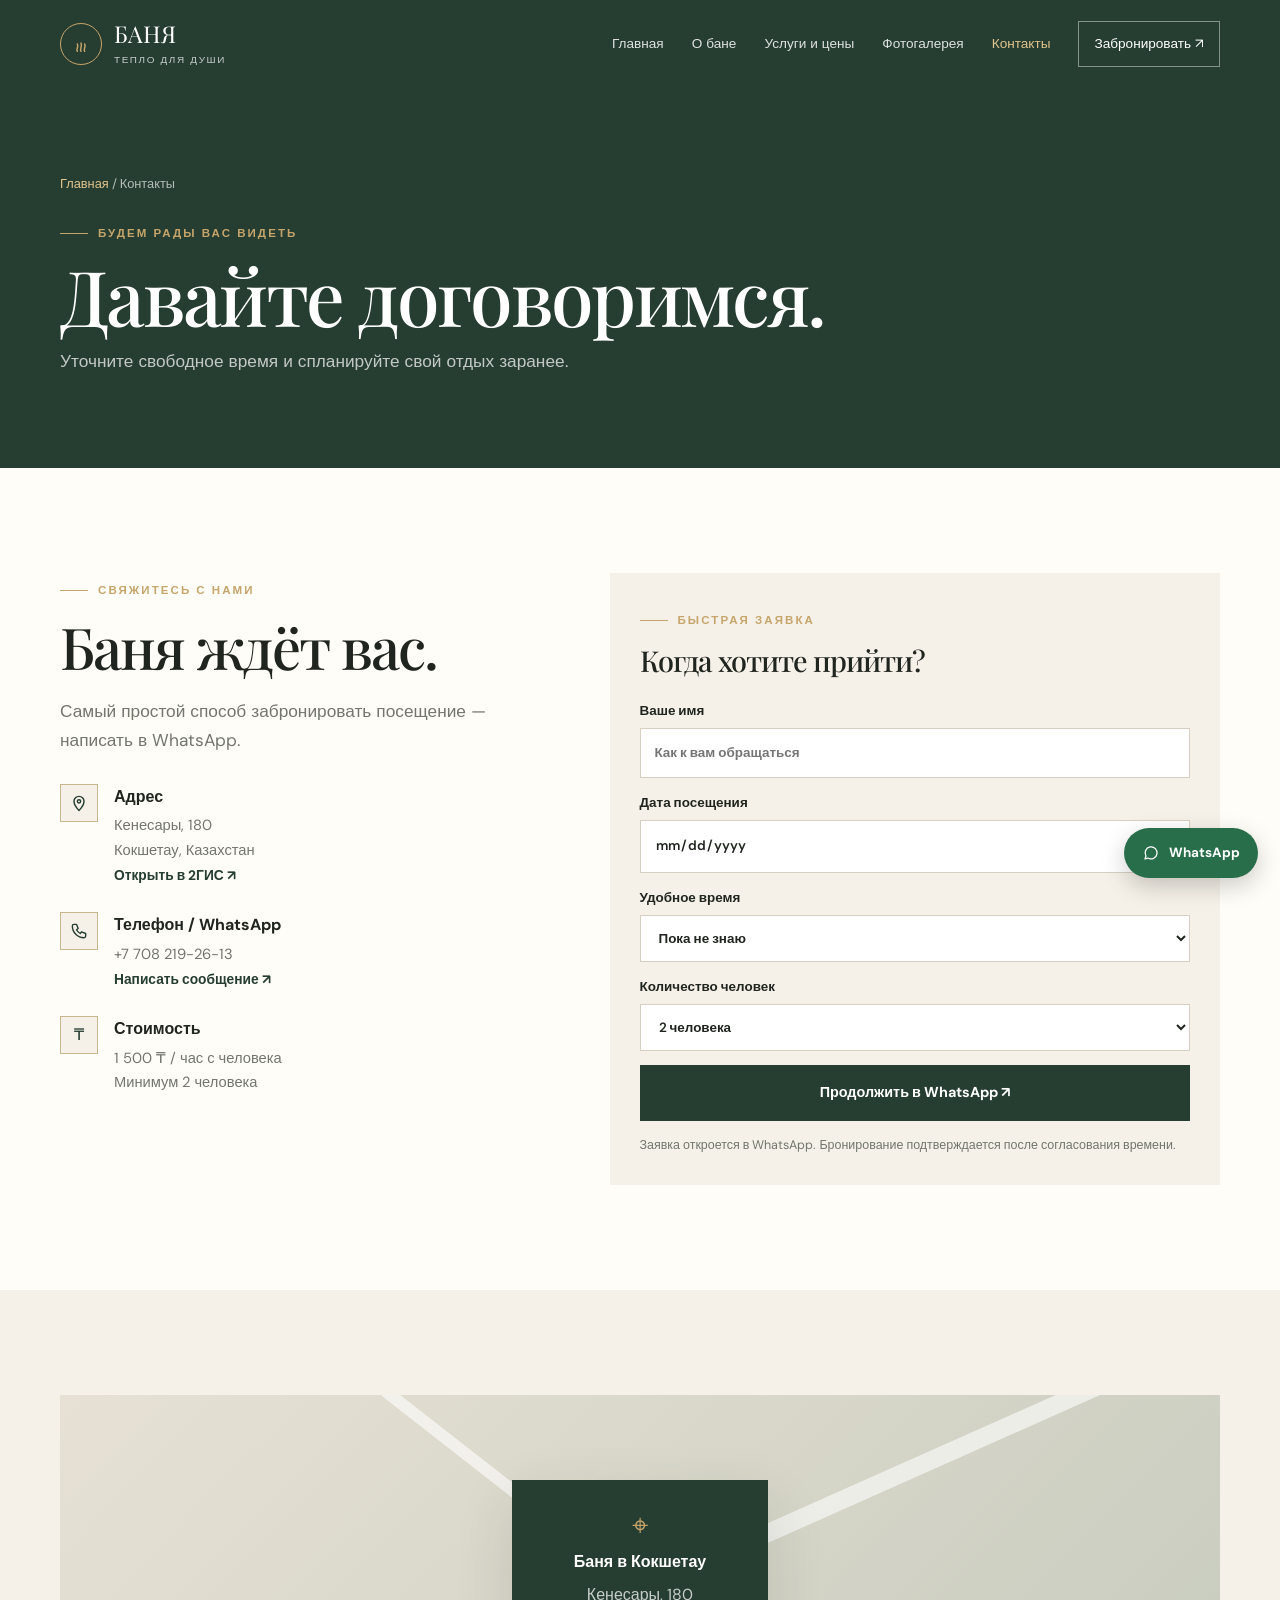
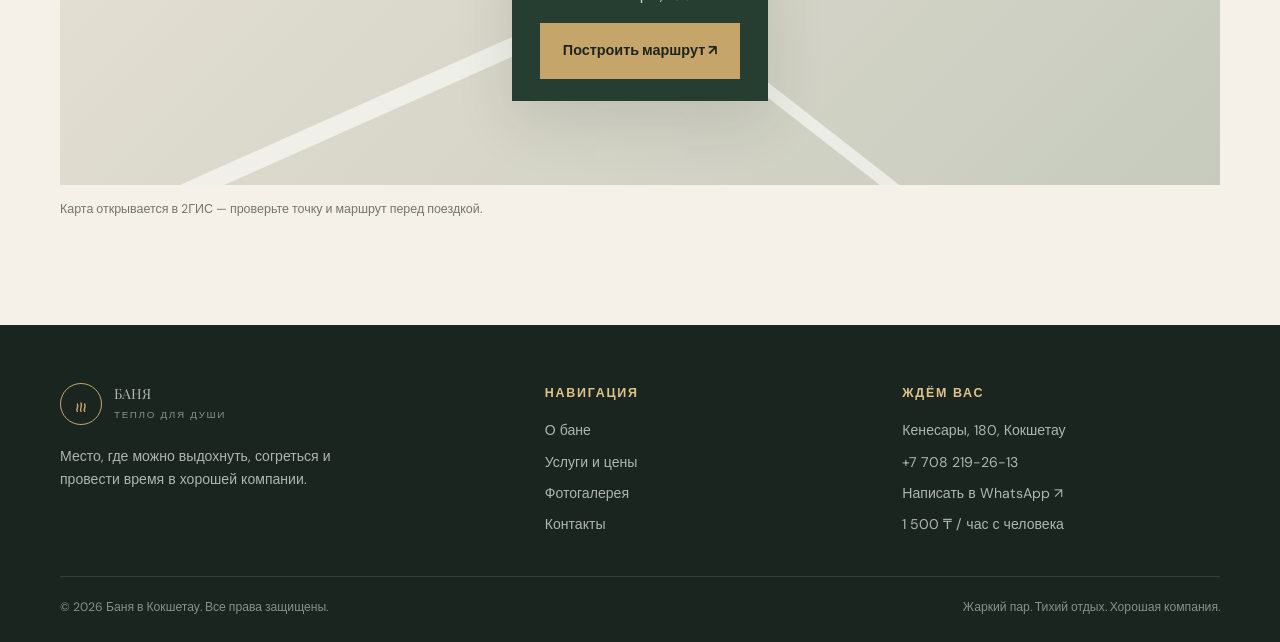
<file: contacts.html>
<!doctype html><html lang="ru"><head><meta charset="utf-8"><meta name="viewport" content="width=device-width, initial-scale=1"><meta name="description" content="Адрес бани: Кенесары, 180, Кокшетау. Телефон и WhatsApp: +7 708 219-26-13."><meta name="theme-color" content="#263d31"><title>Контакты — баня в Кокшетау</title><meta property="og:title" content="Контакты — баня в Кокшетау"><meta property="og:description" content="Адрес бани: Кенесары, 180, Кокшетау. Телефон и WhatsApp: +7 708 219-26-13."><meta property="og:type" content="website"><meta property="og:locale" content="ru_RU"><link rel="icon" href="assets/favicon.svg" type="image/svg+xml"><link rel="preconnect" href="https://fonts.googleapis.com"><link rel="preconnect" href="https://fonts.gstatic.com" crossorigin><link rel="stylesheet" href="https://fonts.googleapis.com/css2?family=DM+Sans:wght@400;500;600;700&family=Playfair+Display:wght@500;600;700&display=swap"><script>document.documentElement.classList.add("js")</script><link rel="stylesheet" href="styles.css"></head><body><header class="site-header inner"><div class="container nav-wrap"><a class="brand" href="index.html"><span class="brand-mark"><svg viewBox="0 0 24 24" aria-hidden="true"><path d="M8 20c-2-3 2-4 0-8M12 20c-2-3 2-4 0-9M16 20c-2-3 2-4 0-8"/></svg></span><span>БАНЯ<small>Тепло для души</small></span></a><button class="menu-toggle" aria-label="Открыть меню" aria-expanded="false">☰</button><nav class="nav" aria-label="Основная навигация"><a class="" href="index.html">Главная</a><a class="" href="about.html">О бане</a><a class="" href="services.html">Услуги и цены</a><a class="" href="gallery.html">Фотогалерея</a><a class="active" aria-current="page" href="contacts.html">Контакты</a><a class="nav-cta" href="https://wa.me/77082192613?text=Здравствуйте!%20Хочу%20забронировать%20баню" target="_blank" rel="noopener">Забронировать ↗</a></nav></div></header><main><section class="page-hero"><div class="container"><div class="breadcrumbs"><a href="index.html">Главная</a> / Контакты</div><span class="eyebrow">Будем рады вас видеть</span><h1 class="serif">Давайте договоримся.</h1><p class="lead">Уточните свободное время и спланируйте свой отдых заранее.</p></div></section><section class="section"><div class="container contact-grid"><div class="reveal"><span class="eyebrow">Свяжитесь с нами</span><h2 class="serif">Баня ждёт вас.</h2><p class="lead">Самый простой способ забронировать посещение — написать в WhatsApp.</p><div class="contact-list"><div class="contact-item"><span class="feature-icon"><svg viewBox="0 0 24 24" aria-hidden="true"><path d="M12 21s-6-6-6-11a6 6 0 0 1 12 0c0 5-6 11-6 11z"/><circle cx="12" cy="10" r="2"/></svg></span><div><strong>Адрес</strong><p>Кенесары, 180<br>Кокшетау, Казахстан</p><a href="https://2gis.kz/kokshetau/search/Кенесары%20180" target="_blank" rel="noopener" style="color:var(--forest);font-weight:700;font-size:.86rem">Открыть в 2ГИС ↗</a></div></div><div class="contact-item"><span class="feature-icon"><svg viewBox="0 0 24 24" aria-hidden="true"><path d="M6 4h3l2 5-2 1.500a11 11 0 0 0 4.500 4.500L15 13l5 2v3a2 2 0 0 1-2 2A14 14 0 0 1 4 6a2 2 0 0 1 2-2z"/></svg></span><div><strong>Телефон / WhatsApp</strong><p><a href="tel:+77082192613">+7 708 219-26-13</a></p><a href="https://wa.me/77082192613?text=Здравствуйте!%20Хочу%20узнать%20свободное%20время" target="_blank" rel="noopener" style="color:var(--forest);font-weight:700;font-size:.86rem">Написать сообщение ↗</a></div></div><div class="contact-item"><span class="feature-icon">₸</span><div><strong>Стоимость</strong><p>1 500 ₸ / час с человека<br>Минимум 2 человека</p></div></div></div></div><div class="reveal"><div class="booking-box" style="display:block;padding:30px"><span class="eyebrow">Быстрая заявка</span><h3 class="serif" style="font-size:1.8rem;margin:12px 0 22px">Когда хотите прийти?</h3><form class="booking-form"><label class="field">Ваше имя<input name="name" autocomplete="name" placeholder="Как к вам обращаться" required></label><label class="field">Дата посещения<input type="date" name="date"></label><label class="field">Удобное время<select name="time"><option value="">Пока не знаю</option><option>Утро</option><option>День</option><option>Вечер</option></select></label><label class="field">Количество человек<select name="people"><option value="2">2 человека</option><option value="3">3 человека</option><option value="4">4 человека</option><option value="5 и более">5 и более</option></select></label><button class="btn btn-dark" type="submit">Продолжить в WhatsApp ↗</button><p class="form-note">Заявка откроется в WhatsApp. Бронирование подтверждается после согласования времени.</p></form></div></div></div></section><section class="section section-cream"><div class="container"><div class="map-panel"><div class="map-pin"><div class="pin">⌖</div><strong>Баня в Кокшетау</strong><p style="margin:6px 0 15px;color:#ffffffbd">Кенесары, 180</p><a class="btn" href="https://2gis.kz/kokshetau/search/Кенесары%20180" target="_blank" rel="noopener">Построить маршрут ↗</a></div></div><p class="form-note" style="margin-top:14px">Карта открывается в 2ГИС — проверьте точку и маршрут перед поездкой.</p></div></section></main><footer class="footer"><div class="container"><div class="footer-grid"><div><a class="brand" href="index.html"><span class="brand-mark"><svg viewBox="0 0 24 24" aria-hidden="true"><path d="M8 20c-2-3 2-4 0-8M12 20c-2-3 2-4 0-9M16 20c-2-3 2-4 0-8"/></svg></span><span>БАНЯ<small>Тепло для души</small></span></a><p style="max-width:320px;margin-top:20px">Место, где можно выдохнуть, согреться и провести время в хорошей компании.</p></div><div><h4>Навигация</h4><div class="footer-links"><a href="about.html">О бане</a><a href="services.html">Услуги и цены</a><a href="gallery.html">Фотогалерея</a><a href="contacts.html">Контакты</a></div></div><div><h4>Ждём вас</h4><div class="footer-links"><a href="https://2gis.kz/kokshetau/search/Кенесары%20180" target="_blank" rel="noopener">Кенесары, 180, Кокшетау</a><a href="tel:+77082192613">+7 708 219-26-13</a><a href="https://wa.me/77082192613" target="_blank" rel="noopener">Написать в WhatsApp ↗</a><span style="color:#ffffffa8;font-size:.88rem">1 500 ₸ / час с человека</span></div></div></div><div class="copyright"><span>© <span data-year></span> Баня в Кокшетау. Все права защищены.</span><span>Жаркий пар. Тихий отдых. Хорошая компания.</span></div></div></footer><a class="floating-wa" href="https://wa.me/77082192613?text=Здравствуйте!%20Хочу%20узнать%20о%20свободном%20времени" target="_blank" rel="noopener" aria-label="Написать в WhatsApp"><svg viewBox="0 0 24 24" aria-hidden="true"><path d="M4 20l1.300-4A8 8 0 1 1 8 18.700z"/></svg> WhatsApp</a><script src="script.js"></script></body></html>
</file>
<file: styles.css>
:root{--ink:#20251f;--muted:#72766d;--cream:#f5f1e8;--paper:#fffdf8;--forest:#263d31;--forest2:#344f40;--gold:#c6a56b;--line:#e5dfd2;--shadow:0 20px 55px rgba(31,39,31,.12);--serif:'Playfair Display',Georgia,serif;--sans:'DM Sans',Arial,sans-serif}
*{box-sizing:border-box}html{scroll-behavior:smooth}body{margin:0;background:var(--paper);color:var(--ink);font-family:var(--sans);line-height:1.65}img{display:block;width:100%;height:100%;object-fit:cover;background:#d9d4c6}a{color:inherit;text-decoration:none}button{font:inherit}.container{width:min(1160px,calc(100% - 48px));margin:auto}.eyebrow{display:inline-flex;align-items:center;gap:10px;text-transform:uppercase;letter-spacing:.18em;font-size:.72rem;font-weight:700;color:var(--gold)}.eyebrow:before{content:"";width:28px;height:1px;background:currentColor}.serif{font-family:var(--serif);font-weight:500;letter-spacing:-.035em}h1,h2,h3,p{margin-top:0}h1{font-size:clamp(3rem,7vw,6.5rem);line-height:.99;margin:22px 0}h2{font-size:clamp(2.25rem,4.5vw,4rem);line-height:1.08;margin:15px 0 20px}h3{font-size:1.35rem;line-height:1.25}.lead{font-size:1.08rem;color:var(--muted);max-width:600px}.btn{display:inline-flex;align-items:center;justify-content:center;gap:10px;padding:15px 22px;border:1px solid transparent;background:var(--gold);color:#1e241e;font-weight:700;font-size:.9rem;transition:transform .25s,background .25s,box-shadow .25s;cursor:pointer}.btn:hover{transform:translateY(-3px);box-shadow:0 10px 24px #171e1b20;background:#d8b982}.btn-dark{background:var(--forest);color:white}.btn-dark:hover{background:var(--forest2)}.btn-outline{background:transparent;border-color:#ffffff80;color:white}.btn-outline:hover{background:white;color:var(--ink)}.site-header{position:absolute;z-index:10;top:0;left:0;right:0;color:white;border-bottom:1px solid #ffffff26}.site-header.inner{position:relative;background:var(--forest);border:0}.nav-wrap{display:flex;align-items:center;justify-content:space-between;min-height:88px;gap:24px}.brand{display:flex;align-items:center;gap:12px;font-family:var(--serif);font-size:1.45rem;line-height:1.05}.brand-mark{width:42px;height:42px;border:1px solid var(--gold);border-radius:50%;display:grid;place-items:center;color:var(--gold);font-family:var(--serif);font-size:1.35rem}.brand small{display:block;font:500 .62rem var(--sans);letter-spacing:.16em;text-transform:uppercase;margin-top:6px;opacity:.75}.nav{display:flex;align-items:center;gap:28px;font-size:.85rem}.nav a{opacity:.85;transition:opacity .2s}.nav a:hover,.nav a.active{opacity:1;color:#e2c58e}.nav .nav-cta{opacity:1;border:1px solid #ffffff70;padding:11px 15px}.menu-toggle{display:none;background:none;color:inherit;border:0;font-size:1.6rem;cursor:pointer}.hero{min-height:760px;display:flex;align-items:center;position:relative;isolation:isolate;color:white;background:#202821;overflow:hidden}.hero:before{content:"";position:absolute;inset:0;z-index:-2;background:linear-gradient(90deg,rgba(18,27,22,.84) 0%,rgba(18,27,22,.59) 46%,rgba(18,27,22,.2) 100%),url('assets/exterior-main.jpg') center 52%/cover}.hero:after{content:"";position:absolute;inset:0;z-index:-1;background:linear-gradient(0deg,#15201985,transparent 35%)}.hero-content{padding:145px 0 100px;max-width:800px}.hero h1 em{color:#e0c28b;font-style:normal}.hero .lead{color:#f2eee5;max-width:540px;margin:25px 0 32px;font-size:1.08rem}.hero-actions{display:flex;flex-wrap:wrap;gap:12px}.hero-meta{display:flex;gap:28px;flex-wrap:wrap;margin-top:62px;color:#ffffffd9;font-size:.83rem}.hero-meta span{display:flex;align-items:center;gap:9px}.hero-meta b{color:var(--gold);font-weight:600}.scroll-note{position:absolute;right:4%;bottom:45px;writing-mode:vertical-rl;text-transform:uppercase;letter-spacing:.2em;font-size:.65rem;color:#ffffffa8}.section{padding:105px 0}.section-cream{background:var(--cream)}.section-dark{background:var(--forest);color:white}.section-head{max-width:690px;margin-bottom:45px}.section-head.center{text-align:center;margin-left:auto;margin-right:auto}.section-head.center .eyebrow{justify-content:center}.split{display:grid;grid-template-columns:1fr 1fr;gap:76px;align-items:center}.photo-stack{position:relative;min-height:530px}.photo-main{position:absolute;inset:0 55px 45px 0;overflow:hidden}.photo-small{position:absolute;width:47%;height:43%;right:0;bottom:0;border:9px solid var(--paper);box-shadow:var(--shadow)}.photo-caption{position:absolute;left:0;bottom:0;background:var(--gold);padding:17px 22px;font-family:var(--serif);font-size:1.1rem}.feature-list{display:grid;grid-template-columns:1fr 1fr;gap:22px 26px;margin:32px 0}.feature{display:flex;gap:12px;align-items:flex-start}.feature-icon{width:38px;height:38px;flex:0 0 38px;border:1px solid #c8b68f;display:grid;place-items:center;color:var(--forest)}.feature strong{display:block;font-size:.95rem}.feature small{display:block;color:var(--muted);font-size:.82rem;margin-top:4px}.price-band{background:var(--forest);color:white;padding:40px 0}.price-inner{display:flex;align-items:center;justify-content:space-between;gap:28px}.price-inner p{margin:4px 0 0;color:#ffffffa8}.price-big{font-family:var(--serif);font-size:clamp(2.4rem,5vw,4.1rem);color:#e0c28b;white-space:nowrap}.price-big small{font:500 .82rem var(--sans);color:#ffffffbd}.cards{display:grid;grid-template-columns:repeat(3,1fr);gap:22px}.card{background:white;border:1px solid var(--line);transition:transform .3s,box-shadow .3s;overflow:hidden}.card:hover{transform:translateY(-6px);box-shadow:var(--shadow)}.card-image{height:250px;overflow:hidden}.card-image img{transition:transform .65s}.card:hover .card-image img{transform:scale(1.04)}.card-body{padding:25px}.card-body p{color:var(--muted);font-size:.93rem}.card-number{font-size:.72rem;letter-spacing:.15em;color:var(--gold);font-weight:700}.quote{padding:90px 0;text-align:center;background:#eee7d9}.quote blockquote{font:500 clamp(1.8rem,4vw,3.3rem)/1.25 var(--serif);max-width:850px;margin:20px auto}.quote cite{font-style:normal;color:var(--muted);font-size:.85rem}.page-hero{background:var(--forest);color:white;padding:85px 0 75px}.page-hero h1{font-size:clamp(2.8rem,6vw,5rem);margin:14px 0}.page-hero .lead{color:#ffffffb8}.breadcrumbs{font-size:.8rem;color:#ffffffa8;margin-bottom:22px}.breadcrumbs a{color:#e2c58e}.gallery{display:grid;grid-template-columns:repeat(12,1fr);gap:16px}.gallery-item{position:relative;overflow:hidden;min-height:260px;background:#ddd;cursor:pointer}.gallery-item:nth-child(1){grid-column:span 7;grid-row:span 2;min-height:550px}.gallery-item:nth-child(2),.gallery-item:nth-child(3){grid-column:span 5}.gallery-item:nth-child(4),.gallery-item:nth-child(5),.gallery-item:nth-child(6){grid-column:span 4}.gallery-item img{transition:transform .6s}.gallery-item:hover img{transform:scale(1.04)}.gallery-item:after{content:attr(data-caption);position:absolute;inset:auto 0 0;padding:35px 20px 17px;color:white;font-weight:600;background:linear-gradient(transparent,#101710c9)}.steps{display:grid;grid-template-columns:repeat(3,1fr);gap:25px;counter-reset:step}.step{padding:28px;border-top:1px solid #c8b68f;counter-increment:step}.step:before{content:"0" counter(step);font:1.5rem var(--serif);color:var(--gold);display:block;margin-bottom:22px}.step p{color:var(--muted);font-size:.92rem}.booking-box{display:grid;grid-template-columns:1fr 1fr;gap:45px;padding:44px;background:var(--cream);align-items:center}.booking-form{display:grid;gap:14px}.field{display:grid;gap:6px;font-size:.84rem;font-weight:600}.field input,.field select,.field textarea{width:100%;padding:13px 14px;border:1px solid #d7d0c2;background:white;font:inherit;color:var(--ink);border-radius:0}.field input:focus,.field select:focus,.field textarea:focus{outline:2px solid var(--gold);outline-offset:1px}.form-note{font-size:.78rem;color:var(--muted);margin:0}.contact-grid{display:grid;grid-template-columns:.9fr 1.1fr;gap:50px}.contact-list{display:grid;gap:24px;margin-top:30px}.contact-item{display:flex;gap:16px;align-items:flex-start}.contact-item .feature-icon{background:var(--cream)}.contact-item p{margin:3px 0 0;color:var(--muted);font-size:.92rem}.map-panel{overflow:hidden;min-height:390px;background:linear-gradient(135deg,#e7e1d5,#c6cbbd);position:relative;display:grid;place-items:center;text-align:center;padding:30px}.map-panel:before,.map-panel:after{content:"";position:absolute;background:#fff9;width:130%;height:18px;transform:rotate(-24deg)}.map-panel:after{transform:rotate(38deg);height:12px}.map-pin{position:relative;z-index:1;background:var(--forest);color:white;padding:22px 28px;box-shadow:var(--shadow);max-width:300px}.map-pin .pin{font-size:1.8rem;color:var(--gold)}.footer{background:#19251e;color:white;padding:58px 0 25px}.footer-grid{display:grid;grid-template-columns:1.4fr 1fr 1fr;gap:40px;padding-bottom:40px}.footer p,.footer a{color:#ffffffa8;font-size:.88rem}.footer a:hover{color:#e0c28b}.footer h4{font-size:.78rem;letter-spacing:.14em;text-transform:uppercase;color:#e0c28b;margin:0 0 16px}.footer-links{display:grid;gap:8px}.copyright{border-top:1px solid #ffffff1e;padding-top:20px;display:flex;justify-content:space-between;gap:15px;color:#ffffff7d;font-size:.76rem}.floating-wa{position:fixed;z-index:20;right:22px;bottom:22px;background:#286e4a;color:white;padding:14px 18px;border-radius:40px;box-shadow:0 8px 24px #0003;display:flex;align-items:center;gap:9px;font-weight:700;font-size:.84rem;transition:transform .2s}.floating-wa:hover{transform:translateY(-3px)}.js .reveal{opacity:0;transform:translateY(20px);transition:opacity .7s ease,transform .7s ease}.js .reveal.visible{opacity:1;transform:none}.mobile-only{display:none}
@media(max-width:900px){.nav{gap:15px}.nav a{font-size:.8rem}.nav .nav-cta{display:none}.split{gap:40px}.cards{grid-template-columns:repeat(2,1fr)}.cards .card:last-child{grid-column:span 2}.footer-grid{grid-template-columns:1fr 1fr}.footer-grid>div:first-child{grid-column:span 2}.contact-grid{gap:28px}}
@media(max-width:680px){.container{width:min(100% - 34px,560px)}.nav-wrap{min-height:74px}.menu-toggle{display:block}.nav{display:none;position:absolute;top:74px;left:0;right:0;background:var(--forest);padding:20px 24px 26px;flex-direction:column;align-items:stretch;gap:0;box-shadow:0 20px 25px #0002}.site-header:not(.inner) .nav{background:#1e3026}.nav.open{display:flex}.nav a{padding:12px 0;border-bottom:1px solid #ffffff20;font-size:.95rem}.nav .nav-cta{display:block;text-align:center;margin-top:14px;border:1px solid #ffffff70;padding:12px}.hero{min-height:700px}.hero-content{padding:125px 0 90px}.hero h1{font-size:clamp(3.1rem,15vw,5rem)}.hero-meta{margin-top:42px;gap:13px 20px}.scroll-note{display:none}.section{padding:72px 0}.split{grid-template-columns:1fr;gap:45px}.photo-stack{min-height:390px}.photo-main{inset:0 38px 35px 0}.photo-small{height:40%;width:45%;border-width:6px}.feature-list{gap:20px 12px}.price-inner{align-items:flex-start;flex-direction:column;gap:18px}.price-big{font-size:3rem}.cards{grid-template-columns:1fr}.cards .card:last-child{grid-column:auto}.card-image{height:230px}.quote{padding:65px 0}.gallery{gap:10px}.gallery-item{min-height:180px}.gallery-item:nth-child(1){grid-column:span 12;grid-row:auto;min-height:360px}.gallery-item:nth-child(2),.gallery-item:nth-child(3){grid-column:span 6}.gallery-item:nth-child(4),.gallery-item:nth-child(5),.gallery-item:nth-child(6){grid-column:span 6}.page-hero{padding:62px 0 55px}.steps{grid-template-columns:1fr;gap:10px}.step{padding:22px 5px}.booking-box{grid-template-columns:1fr;padding:25px;gap:25px}.contact-grid{grid-template-columns:1fr}.map-panel{min-height:300px}.footer-grid{grid-template-columns:1fr;gap:30px}.footer-grid>div:first-child{grid-column:auto}.copyright{flex-direction:column}.floating-wa{right:12px;bottom:12px;padding:12px 15px}.mobile-only{display:block}}
@media(prefers-reduced-motion:reduce){html{scroll-behavior:auto}*,*:before,*:after{animation-duration:.01ms!important;transition-duration:.01ms!important}.js .reveal{opacity:1;transform:none}}

.brand-mark svg{width:22px;height:22px;fill:none;stroke:currentColor;stroke-width:1.6;stroke-linecap:round}
.feature-icon svg,.floating-wa svg{width:20px;height:20px;fill:none;stroke:currentColor;stroke-width:1.7;stroke-linecap:round;stroke-linejoin:round}
.floating-wa svg{width:18px;height:18px}
a:focus-visible,button:focus-visible,input:focus-visible,select:focus-visible,.gallery-item:focus-visible{outline:3px solid var(--gold);outline-offset:3px}
.broken:not(.photo-main):not(.photo-small){position:relative}
.broken{background:repeating-linear-gradient(45deg,#e9e3d4,#e9e3d4 14px,#e2dccb 14px,#e2dccb 28px)}
.broken img{visibility:hidden}
.broken:before{content:attr(data-alt);position:absolute;inset:0;z-index:1;display:grid;place-items:center;padding:20px;text-align:center;color:var(--muted);font-size:.9rem}
.lightbox{position:fixed;inset:0;z-index:50;display:none;align-items:center;justify-content:center;flex-direction:column;gap:14px;padding:24px;background:#0c120ef2}
.lightbox.open{display:flex}
.lightbox img{width:auto;height:auto;max-width:100%;max-height:82vh;object-fit:contain;background:none}
.lightbox p{margin:0;color:#fff;font-weight:600}
.lightbox button{position:absolute;background:none;border:0;color:#fff;font-size:2.2rem;line-height:1;cursor:pointer;padding:12px}
.lightbox .lb-close{top:10px;right:14px}.lightbox .lb-prev{left:6px;top:50%}.lightbox .lb-next{right:6px;top:50%}
@media(max-width:900px){.menu-toggle{display:block}.nav{display:none;position:absolute;top:74px;left:0;right:0;background:var(--forest);padding:20px 24px 26px;flex-direction:column;align-items:stretch;gap:0;box-shadow:0 20px 25px #0002}.site-header:not(.inner) .nav{background:#1e3026}.nav.open{display:flex}.nav a{padding:12px 0;border-bottom:1px solid #ffffff20;font-size:.95rem}.nav .nav-cta{display:block;text-align:center;margin-top:14px;border:1px solid #ffffff70;padding:12px}.nav-wrap{min-height:74px}}
@media(max-width:680px){.footer{padding-bottom:90px}}
</file>
